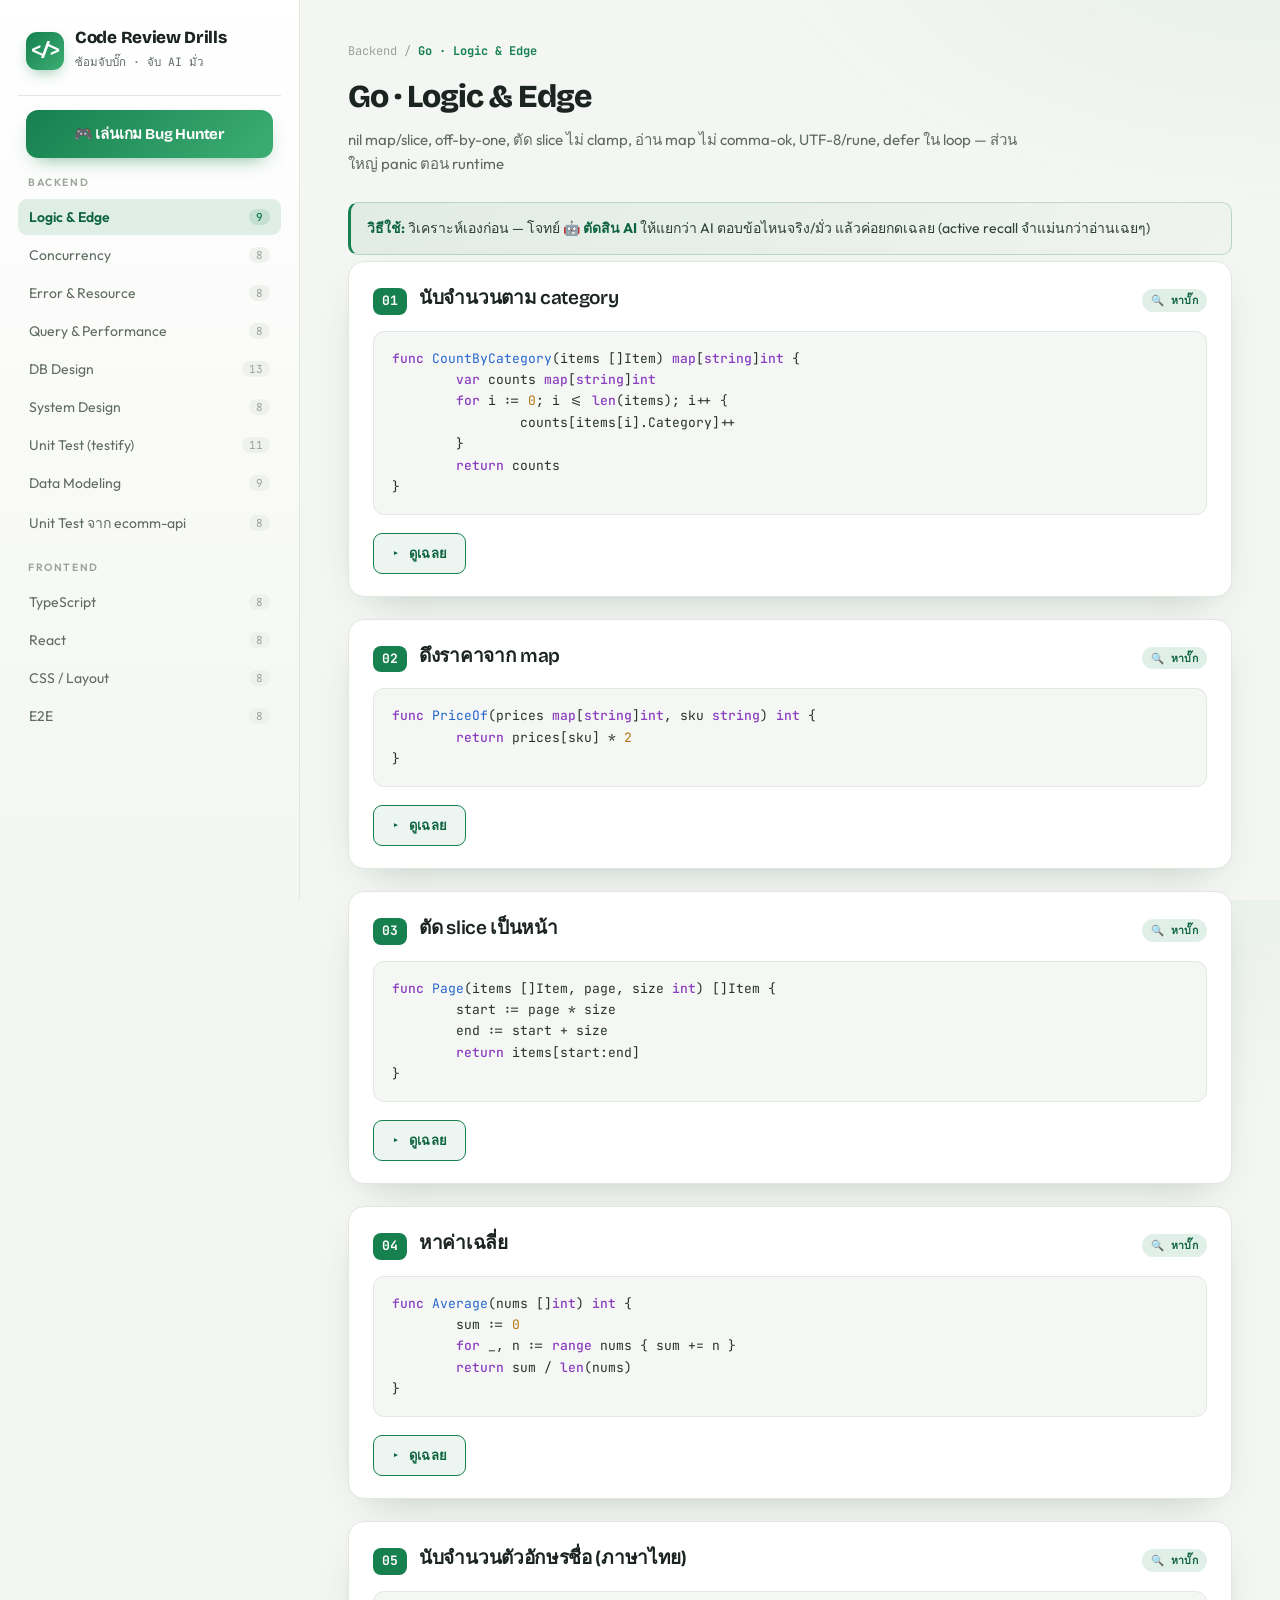
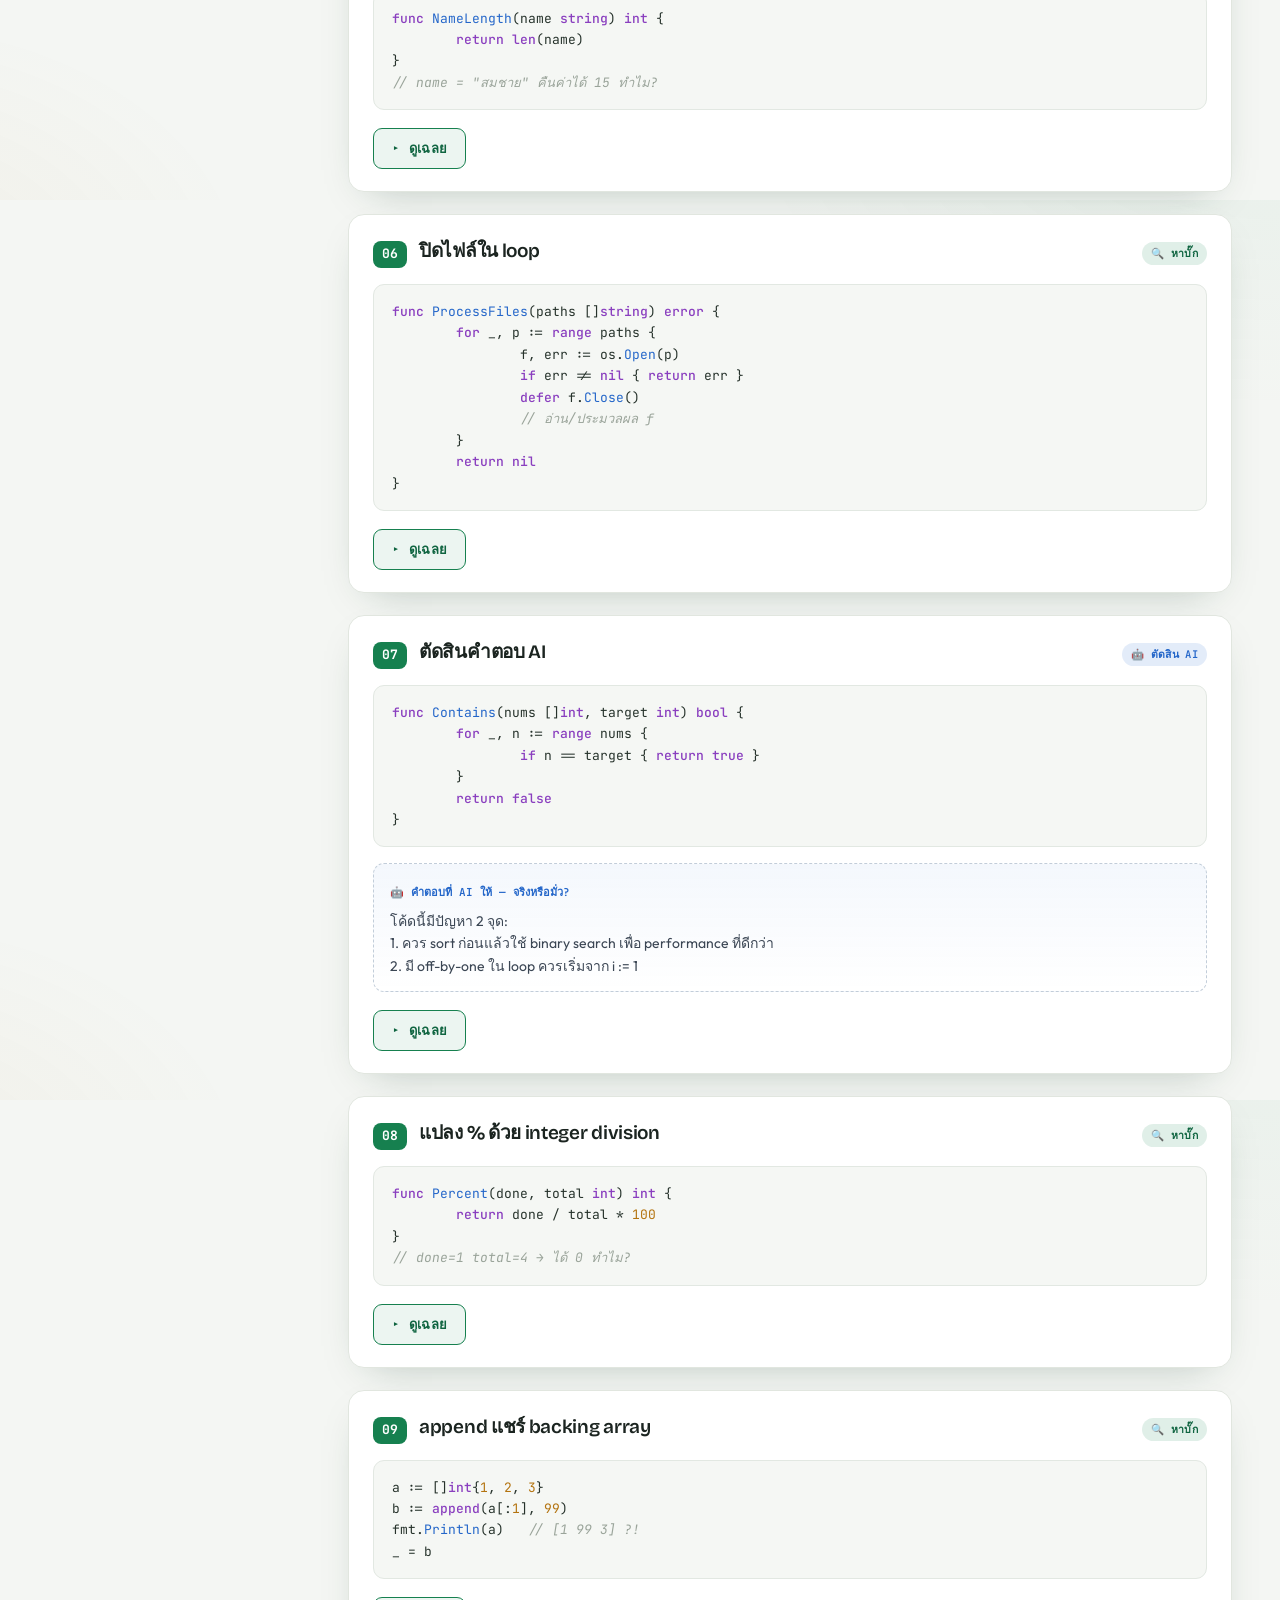
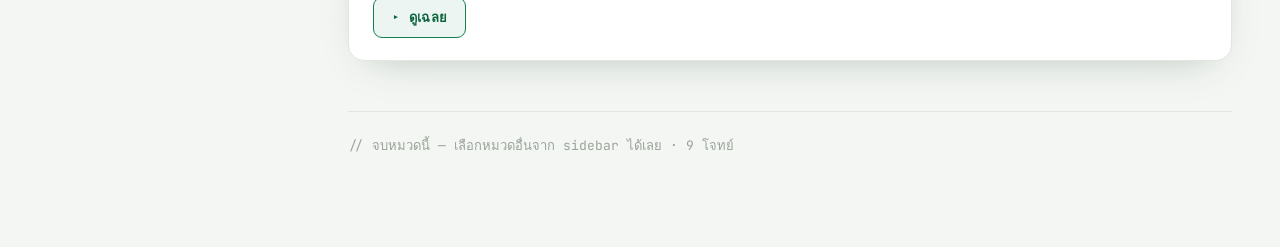
<file: index.html>
<!DOCTYPE html>
<html lang="th">
<head>
<meta charset="UTF-8">
<meta name="viewport" content="width=device-width, initial-scale=1.0">
<title>Code Review Drills — ซ้อมจับบั๊ก / จับ AI มั่ว</title>
<link rel="preconnect" href="https://fonts.googleapis.com">
<link rel="preconnect" href="https://fonts.gstatic.com" crossorigin>
<link href="https://fonts.googleapis.com/css2?family=Bricolage+Grotesque:opsz,wght@12..96,600;12..96,800&family=Outfit:wght@300;400;500;600&family=JetBrains+Mono:wght@400;500;700&display=swap" rel="stylesheet">
<link rel="stylesheet" href="styles.css">
</head>
<body>
<button class="menu-btn" id="menuBtn">☰</button>
<div class="layout">
  <aside id="sidebar">
    <div class="brand">
      <div class="logo">&lt;/&gt;</div>
      <div><h1>Code Review Drills</h1><span>ซ้อมจับบั๊ก · จับ AI มั่ว</span></div>
    </div>
    <nav id="nav"></nav>
  </aside>
  <main id="main"></main>
</div>
<script src="data.js"></script>
<script src="data/01-go-logic.js"></script>
<script src="data/02-go-concurrency.js"></script>
<script src="data/03-go-error.js"></script>
<script src="data/04-sql.js"></script>
<script src="data/05-db-design.js"></script>
<script src="data/06-system-design.js"></script>
<script src="data/07-unit-test.js"></script>
<script src="data/08-typescript.js"></script>
<script src="data/09-react.js"></script>
<script src="data/10-css.js"></script>
<script src="data/11-playwright.js"></script>
<script src="data/12-db-modeling.js"></script>
<script src="data/13-ecomm-unit-test.js"></script>
<script src="game.js"></script>
<script src="app.js"></script>
</body>
</html>
</file>
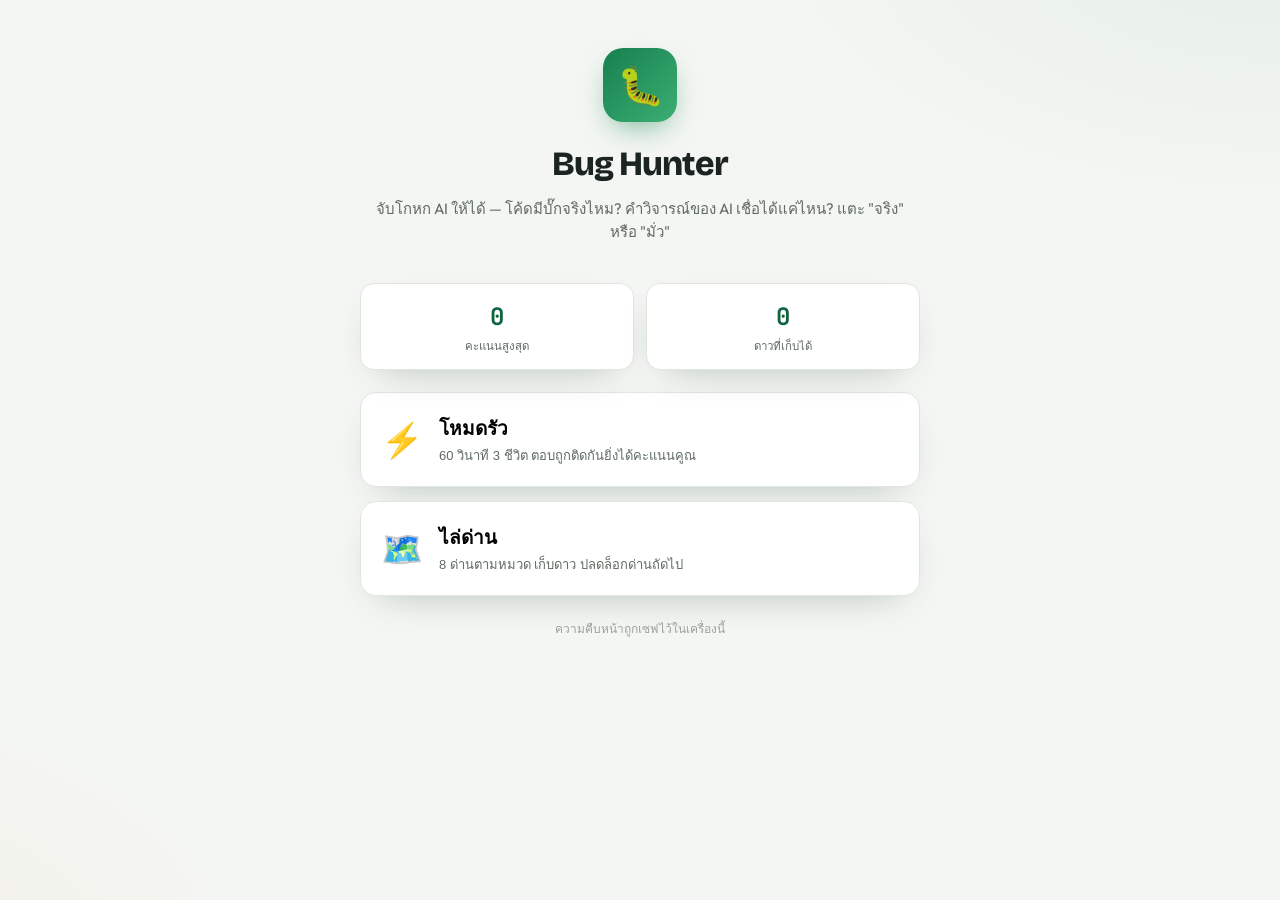
<file: example/game.html>
<!DOCTYPE html>
<html lang="th">
<head>
<meta charset="UTF-8">
<meta name="viewport" content="width=device-width, initial-scale=1.0">
<title>Bug Hunter — จับโกหก AI</title>
<link rel="preconnect" href="https://fonts.googleapis.com">
<link rel="preconnect" href="https://fonts.gstatic.com" crossorigin>
<link href="https://fonts.googleapis.com/css2?family=Bricolage+Grotesque:opsz,wght@12..96,600;12..96,800&family=Outfit:wght@300;400;500;600;700&family=JetBrains+Mono:wght@400;500;700&display=swap" rel="stylesheet">
<style>
  :root{
    --bg:#f4f6f3;--panel:#fff;--panel-2:#eef1ed;--line:#e1e6df;
    --ink:#1b2420;--muted:#5f6b62;--dim:#9aa49a;
    --accent:#16804f;--accent-dim:#0f6440;
    --real:#1f9d63;--fake:#d8742a;--wrong:#c0392b;
    --code-bg:#f5f7f4;--code-ink:#26322b;
    --shadow:0 14px 40px -22px rgba(20,60,40,.4);
  }
  *{box-sizing:border-box;margin:0;padding:0;-webkit-tap-highlight-color:transparent}
  html,body{height:100%}
  body{
    background:radial-gradient(900px 500px at 100% -10%,rgba(22,128,79,.07),transparent 60%),
      radial-gradient(700px 500px at -10% 110%,rgba(216,116,42,.06),transparent 55%),var(--bg);
    color:var(--ink);font-family:'Outfit',sans-serif;line-height:1.55;
    -webkit-font-smoothing:antialiased;min-height:100vh;
    display:flex;align-items:flex-start;justify-content:center;padding:18px;
  }
  .app{width:100%;max-width:560px}
  .screen{display:none;animation:pop .3s ease}
  .screen.on{display:block}
  @keyframes pop{from{opacity:0;transform:translateY(8px)}to{opacity:1;transform:none}}

  /* HOME */
  .hero{text-align:center;padding:30px 0 18px}
  .badge{width:74px;height:74px;border-radius:20px;margin:0 auto 16px;
    background:linear-gradient(135deg,var(--accent),#3cae73);display:grid;place-items:center;
    font-size:38px;box-shadow:0 12px 30px -10px rgba(22,128,79,.6)}
  .hero h1{font-family:'Bricolage Grotesque',sans-serif;font-weight:800;font-size:34px;letter-spacing:-1px}
  .hero p{color:var(--muted);font-size:15px;margin-top:6px;padding:0 10px}
  .stat-row{display:flex;gap:12px;margin:22px 0}
  .stat{flex:1;background:var(--panel);border:1px solid var(--line);border-radius:14px;padding:14px;text-align:center;box-shadow:var(--shadow)}
  .stat .v{font-family:'JetBrains Mono',monospace;font-weight:700;font-size:24px;color:var(--accent-dim)}
  .stat .l{font-size:11.5px;color:var(--muted);margin-top:2px}
  .mode-btn{display:flex;align-items:center;gap:16px;width:100%;text-align:left;cursor:pointer;
    background:var(--panel);border:1px solid var(--line);border-radius:16px;padding:20px;margin-bottom:14px;
    box-shadow:var(--shadow);transition:.15s}
  .mode-btn:hover{transform:translateY(-2px);border-color:var(--accent)}
  .mode-btn .ic{font-size:34px;flex-shrink:0}
  .mode-btn h3{font-family:'Bricolage Grotesque',sans-serif;font-weight:700;font-size:19px}
  .mode-btn p{font-size:13px;color:var(--muted);margin-top:2px}

  /* HUD */
  .hud{display:flex;align-items:center;justify-content:space-between;gap:10px;margin-bottom:16px}
  .hud .back{cursor:pointer;border:1px solid var(--line);background:var(--panel);border-radius:10px;
    width:40px;height:40px;font-size:18px;color:var(--muted);flex-shrink:0}
  .hud-mid{flex:1;text-align:center}
  .lives{font-size:18px;letter-spacing:2px}
  .timer{font-family:'JetBrains Mono',monospace;font-weight:700;font-size:20px;color:var(--accent-dim)}
  .timer.warn{color:var(--wrong)}
  .score-box{text-align:right;flex-shrink:0;min-width:70px}
  .score-box .s{font-family:'JetBrains Mono',monospace;font-weight:700;font-size:22px}
  .score-box .mult{font-size:11px;color:var(--fake);font-weight:600;height:14px}
  .progress{height:6px;background:var(--panel-2);border-radius:6px;overflow:hidden;margin-bottom:16px}
  .progress>div{height:100%;background:var(--accent);transition:width .3s}

  /* CARD */
  .qcard{background:var(--panel);border:1px solid var(--line);border-radius:18px;padding:20px;box-shadow:var(--shadow)}
  .chip{display:inline-block;font-family:'JetBrains Mono',monospace;font-size:11px;font-weight:600;
    color:var(--accent-dim);background:rgba(22,128,79,.12);padding:3px 10px;border-radius:20px;margin-bottom:12px}
  pre.code{background:var(--code-bg);border:1px solid #e2e8e2;border-radius:11px;padding:14px 16px;
    overflow-x:auto;font-family:'JetBrains Mono',monospace;font-size:13px;line-height:1.6;color:var(--code-ink);white-space:pre}
  .claim{margin-top:16px;padding:14px 16px;border-radius:12px;background:linear-gradient(180deg,rgba(40,110,210,.06),transparent);
    border:1px dashed #c2cdd9;font-size:15px}
  .claim .who{font-family:'JetBrains Mono',monospace;font-size:11px;color:#2466c9;font-weight:600;margin-bottom:6px}
  .claim .who::before{content:"🤖 "}
  .answers{display:flex;gap:12px;margin-top:18px}
  .ans{flex:1;cursor:pointer;border:2px solid var(--line);background:var(--panel);border-radius:14px;
    padding:16px 10px;font-family:'Bricolage Grotesque',sans-serif;font-weight:700;font-size:18px;transition:.12s}
  .ans:active{transform:scale(.97)}
  .ans.real{color:var(--real)}
  .ans.fake{color:var(--fake)}
  .ans.real:hover{border-color:var(--real);background:rgba(31,157,99,.08)}
  .ans.fake:hover{border-color:var(--fake);background:rgba(216,116,42,.08)}
  .ans.picked-correct{border-color:var(--real);background:rgba(31,157,99,.16)}
  .ans.picked-wrong{border-color:var(--wrong);background:rgba(192,57,43,.14);color:var(--wrong)}
  .ans.reveal{border-color:var(--real);background:rgba(31,157,99,.1)}
  .ans:disabled{cursor:default}

  .feedback{margin-top:16px;border-radius:12px;padding:14px 16px;font-size:14px;display:none}
  .feedback.show{display:block;animation:pop .25s}
  .feedback.ok{background:rgba(31,157,99,.12);border:1px solid rgba(31,157,99,.4)}
  .feedback.no{background:rgba(192,57,43,.1);border:1px solid rgba(192,57,43,.35)}
  .feedback .verdict{font-family:'Bricolage Grotesque',sans-serif;font-weight:700;font-size:16px;margin-bottom:4px}
  .feedback.ok .verdict{color:var(--accent-dim)}
  .feedback.no .verdict{color:var(--wrong)}
  .feedback code{font-family:'JetBrains Mono',monospace;font-size:12.5px;background:var(--code-bg);border:1px solid #e2e8e2;border-radius:5px;padding:1px 5px}
  .nextbtn{margin-top:14px;width:100%;cursor:pointer;border:none;background:var(--accent);color:#fff;
    font-family:'Bricolage Grotesque',sans-serif;font-weight:700;font-size:16px;padding:14px;border-radius:12px;display:none}
  .nextbtn.show{display:block}
  .nextbtn:active{transform:scale(.98)}
  .floater{position:fixed;top:50%;left:50%;transform:translate(-50%,-50%);font-family:'Bricolage Grotesque',sans-serif;
    font-weight:800;font-size:40px;pointer-events:none;opacity:0;z-index:99}
  .floater.go{animation:floatUp .8s ease}
  @keyframes floatUp{0%{opacity:0;transform:translate(-50%,-30%) scale(.6)}30%{opacity:1}100%{opacity:0;transform:translate(-50%,-130%) scale(1.1)}}

  /* CAMPAIGN */
  .levels{display:grid;grid-template-columns:1fr 1fr;gap:12px;margin-top:6px}
  .lvl{background:var(--panel);border:1px solid var(--line);border-radius:16px;padding:16px;cursor:pointer;
    box-shadow:var(--shadow);transition:.15s;position:relative}
  .lvl:hover{transform:translateY(-2px)}
  .lvl.locked{opacity:.5;cursor:not-allowed;filter:grayscale(.6)}
  .lvl .ic{font-size:28px}
  .lvl h4{font-family:'Bricolage Grotesque',sans-serif;font-weight:700;font-size:15px;margin-top:8px;letter-spacing:-.2px}
  .lvl .stars{margin-top:6px;font-size:15px;letter-spacing:1px;color:#e8b800}
  .lvl .lock{position:absolute;top:14px;right:14px;font-size:16px}

  /* RESULTS */
  .result{text-align:center;background:var(--panel);border:1px solid var(--line);border-radius:20px;padding:34px 24px;box-shadow:var(--shadow);margin-top:20px}
  .result .big{font-size:54px}
  .result h2{font-family:'Bricolage Grotesque',sans-serif;font-weight:800;font-size:28px;margin-top:6px}
  .result .bigscore{font-family:'JetBrains Mono',monospace;font-weight:700;font-size:46px;color:var(--accent-dim);margin:14px 0}
  .result .sub{color:var(--muted);font-size:14px}
  .result .stars-big{font-size:38px;letter-spacing:6px;color:#e8b800;margin:10px 0}
  .rbtns{display:flex;gap:12px;margin-top:24px}
  .rbtn{flex:1;cursor:pointer;border:none;border-radius:13px;padding:14px;font-family:'Bricolage Grotesque',sans-serif;font-weight:700;font-size:15px}
  .rbtn.primary{background:var(--accent);color:#fff}
  .rbtn.ghost{background:var(--panel-2);color:var(--ink);border:1px solid var(--line)}
  .tiny{text-align:center;color:var(--dim);font-size:12px;font-family:'JetBrains Mono',monospace;margin-top:24px}
</style>
</head>
<body>
<div class="app">
  <!-- HOME -->
  <section class="screen on" id="home">
    <div class="hero">
      <div class="badge">🐛</div>
      <h1>Bug Hunter</h1>
      <p>จับโกหก AI ให้ได้ — โค้ดมีบั๊กจริงไหม? คำวิจารณ์ของ AI เชื่อได้แค่ไหน? แตะ "จริง" หรือ "มั่ว"</p>
    </div>
    <div class="stat-row">
      <div class="stat"><div class="v" id="hiScore">0</div><div class="l">คะแนนสูงสุด</div></div>
      <div class="stat"><div class="v" id="totalStars">0</div><div class="l">ดาวที่เก็บได้</div></div>
    </div>
    <button class="mode-btn" onclick="startRapid()">
      <span class="ic">⚡</span>
      <div><h3>โหมดรัว</h3><p>60 วินาที 3 ชีวิต ตอบถูกติดกันยิ่งได้คะแนนคูณ</p></div>
    </button>
    <button class="mode-btn" onclick="showCampaign()">
      <span class="ic">🗺️</span>
      <div><h3>ไล่ด่าน</h3><p>8 ด่านตามหมวด เก็บดาว ปลดล็อกด่านถัดไป</p></div>
    </button>
    <p class="tiny">ความคืบหน้าถูกเซฟไว้ในเครื่องนี้</p>
  </section>

  <!-- GAME -->
  <section class="screen" id="game">
    <div class="hud">
      <button class="back" onclick="goHome()">‹</button>
      <div class="hud-mid">
        <div id="hudLives" class="lives"></div>
        <div id="hudTimer" class="timer" style="display:none"></div>
        <div id="hudLevelName" style="font-size:13px;color:var(--muted);font-family:'JetBrains Mono',monospace"></div>
      </div>
      <div class="score-box"><div class="s" id="hudScore">0</div><div class="mult" id="hudMult"></div></div>
    </div>
    <div class="progress"><div id="progBar" style="width:0%"></div></div>
    <div class="qcard">
      <span class="chip" id="qChip"></span>
      <pre class="code" id="qCode"></pre>
      <div class="claim"><div class="who">AI วิจารณ์ว่า:</div><div id="qClaim"></div></div>
      <div class="answers">
        <button class="ans real" id="btnReal" onclick="answer('real')">✓ จริง</button>
        <button class="ans fake" id="btnFake" onclick="answer('fake')">✗ มั่ว</button>
      </div>
      <div class="feedback" id="fb"><div class="verdict" id="fbVerdict"></div><div id="fbText"></div></div>
      <button class="nextbtn" id="nextBtn" onclick="next()">ต่อไป →</button>
    </div>
  </section>

  <!-- CAMPAIGN -->
  <section class="screen" id="campaign">
    <div class="hud"><button class="back" onclick="goHome()">‹</button>
      <div class="hud-mid"><div style="font-family:'Bricolage Grotesque',sans-serif;font-weight:700;font-size:18px">เลือกด่าน</div></div>
      <div style="width:40px"></div></div>
    <div class="levels" id="levelGrid"></div>
  </section>

  <!-- RESULTS -->
  <section class="screen" id="results">
    <div class="result">
      <div class="big" id="rEmoji">🎉</div>
      <h2 id="rTitle">จบเกม!</h2>
      <div class="stars-big" id="rStars" style="display:none"></div>
      <div class="bigscore" id="rScore">0</div>
      <div class="sub" id="rSub"></div>
      <div class="rbtns">
        <button class="rbtn ghost" onclick="goHome()">หน้าหลัก</button>
        <button class="rbtn primary" id="rAgain">เล่นอีก</button>
      </div>
    </div>
  </section>
</div>
<div class="floater" id="floater"></div>
<script>
// ===== ข้อมูลการ์ด: lv=ด่าน, v='real'/'fake', e=คำอธิบาย =====
const CARDS=[
// ── ด่าน 1: Go Basics ──
{lv:1,cat:"Go Basics",code:`var m map[string]int
m["a"]++`,claim:`เขียนลง map แบบนี้จะ panic เพราะเป็น nil map`,v:"real",e:`ถูก — var โดยไม่ make ได้ nil map เขียนแล้ว panic "assignment to entry in nil map" ต้อง make(map...) ก่อน`},
{lv:1,cat:"Go Basics",code:`for i := 0; i <= len(s); i++ {
\t_ = s[i]
}`,claim:`loop นี้ทำงานปกติ ไม่มีปัญหาอะไร`,v:"fake",e:`มั่ว — i <= len(s) รอบสุดท้าย s[len(s)] เกินขอบ → panic ต้องเป็น i < len(s)`},
{lv:1,cat:"Go Basics",code:`return sum / len(nums)`,claim:`ถ้า nums เป็น slice ว่าง บรรทัดนี้จะ panic หารด้วยศูนย์`,v:"real",e:`ถูก — len=0 → integer divide by zero → panic ต้องเช็ค len ก่อนหาร`},
{lv:1,cat:"Go Basics",code:`len("สมชาย")`,claim:`คืนค่า 5 เพราะนับจำนวนตัวอักษร`,v:"fake",e:`มั่ว — len(string) นับ byte ภาษาไทยตัวละ 3 byte → คืน 15 ถ้าจะนับตัวอักษรใช้ utf8.RuneCountInString`},
{lv:1,cat:"Go Basics",code:`price := prices[sku]
return price * 2`,claim:`ควรใช้ comma-ok (v, ok :=) ไม่งั้นถ้า sku ไม่มีจะได้ 0 เงียบๆ`,v:"real",e:`ถูก — อ่าน map ที่ไม่มี key คืน zero value โดยไม่มีสัญญาณ ควร v, ok := prices[sku]`},
// ── ด่าน 2: Go Concurrency ──
{lv:2,cat:"Concurrency",code:`go func() {
\tresults = append(results, p)
}()`,claim:`append เข้า slice ร่วมจากหลาย goroutine แบบนี้เกิด data race`,v:"real",e:`ถูก — append slice เดียวกันพร้อมกันคือ data race เขียนตาม index หรือใช้ mutex/channel`},
{lv:2,cat:"Concurrency",code:`for i := 0; i < len(nums); i++ {
\tsum += nums[i]
}`,claim:`loop นี้มี race condition ควรใส่ mutex`,v:"fake",e:`มั่ว — ไม่มี goroutine เลย เป็น loop ลำดับเดียว race เกิดเฉพาะตอนหลาย goroutine แตะข้อมูลร่วม`},
{lv:2,cat:"Concurrency",code:`go func() {
\twg.Add(1)
\tdefer wg.Done()
\twork()
}()`,claim:`wg.Add อยู่ในข้าง goroutine ทำให้ Wait อาจผ่านก่อนงานเสร็จ`,v:"real",e:`ถูก — Wait อาจรันก่อน Add ทัน → เห็น counter 0 → ผ่านเลย ต้อง Add ก่อน go`},
{lv:2,cat:"Concurrency",code:`var once sync.Once
once.Do(func(){ cfg = load() })`,claim:`sync.Once ไม่ thread-safe ต้องใส่ mutex เพิ่ม`,v:"fake",e:`มั่ว — sync.Once thread-safe โดยออกแบบ รับประกันรันครั้งเดียวแม้หลาย goroutine ไม่ต้องใส่ mutex`},
{lv:2,cat:"Concurrency",code:`for v := range ch {
\tprintln(v)
}
// producer ไม่ได้ close(ch)`,claim:`จะ deadlock เพราะ producer ไม่ปิด channel`,v:"real",e:`ถูก — range รอตลอดไป พอส่งครบแล้วไม่ close → block รอตัวต่อไป → deadlock`},
// ── ด่าน 3: Go Errors ──
{lv:3,cat:"Errors",code:`f, _ := os.Open(path)
data, _ := io.ReadAll(f)`,claim:`กลืน error ตอน Open ถ้าเปิดไม่ได้ f เป็น nil อาจ panic`,v:"real",e:`ถูก — เปิดไม่ได้ f=nil → ReadAll(nil) panic ต้องเช็ค err ก่อน`},
{lv:3,cat:"Errors",code:`resp, err := http.Get(url)
if err != nil { return err }
json.NewDecoder(resp.Body).Decode(&u)`,claim:`ลืม defer resp.Body.Close() จะทำให้ connection leak`,v:"real",e:`ถูก — ไม่ปิด Body → connection ไม่ถูกคืน leak สะสม`},
{lv:3,cat:"Errors",code:`row := db.QueryRow(q, id)
row.Scan(&x)`,claim:`ต้อง defer row.Close() ไม่งั้น connection leak`,v:"fake",e:`มั่ว — QueryRow คืน *sql.Row ไม่มี method Close() ใส่แล้ว compile ไม่ผ่าน Scan ปิดให้เอง (Query ที่คืน Rows ต่างหากที่ต้อง Close)`},
{lv:3,cat:"Errors",code:`if err == sql.ErrNoRows {
\treturn nil
}`,claim:`เทียบ error ด้วย == แบบนี้ปลอดภัยดีแล้ว`,v:"fake",e:`มั่ว — ถ้า error ถูก wrap (%w) ที่ไหนสักชั้น == จะ false ควรใช้ errors.Is(err, sql.ErrNoRows)`},
{lv:3,cat:"Errors",code:`n, err := strconv.Atoi(s)`,claim:`Atoi ช้ากว่า ParseInt ควรเปลี่ยนไปใช้ ParseInt`,v:"fake",e:`มั่ว — Atoi เรียก ParseInt(s,10,0) ข้างในอยู่แล้ว มันคือ wrapper ตัวเดียวกัน ไม่มีเรื่อง performance ต่างกัน`},
// ── ด่าน 4: SQL ──
{lv:4,cat:"SQL",code:`for _, u := range users {
\tdb.Query("... WHERE user_id = $1", u.ID)
}`,claim:`นี่คือ N+1 query ควรรวมเป็น query เดียวด้วย IN/ANY`,v:"real",e:`ถูก — ยิง query ต่อ user มี 100 user = 100 query รวมเป็น WHERE user_id = ANY($1) แล้ว group`},
{lv:4,cat:"SQL",code:`WHERE DATE(created_at) = '2025-05-30'`,claim:`query นี้ใช้ index บน created_at ได้เต็มที่`,v:"fake",e:`มั่ว — ฟังก์ชัน DATE() ครอบคอลัมน์ทำให้ index ใช้ไม่ได้ (non-sargable) ควรเทียบเป็น range >= ... < ...`},
{lv:4,cat:"SQL",code:`-- เดิม LEFT JOIN orders
-- AI: เปลี่ยนเป็น INNER JOIN`,claim:`เปลี่ยน LEFT เป็น INNER JOIN ได้ผลลัพธ์เหมือนเดิมแต่เร็วกว่า`,v:"fake",e:`มั่ว — เปลี่ยน join เปลี่ยนผลลัพธ์ LEFT เก็บ row ที่ไม่มีคู่ (count=0) INNER ตัดทิ้ง เป็นคนละ requirement`},
{lv:4,cat:"SQL",code:`UPDATE accounts SET bal=bal-$1 WHERE id=$2;
UPDATE accounts SET bal=bal+$1 WHERE id=$3;`,claim:`สองคำสั่งนี้ควรห่อ transaction ไม่งั้นถ้าตัวที่สองพัง เงินอาจหาย`,v:"real",e:`ถูก — ถ้าตัวแรกสำเร็จ ตัวสองพัง → เงินหักแต่ไม่เข้า ต้อง BeginTx/Commit ให้ atomic`},
{lv:4,cat:"SQL",code:`SELECT * FROM posts
ORDER BY id LIMIT 20 OFFSET 200000`,claim:`OFFSET ใหญ่ทำให้ช้า เพราะต้องสแกนทิ้งทุกแถวก่อนหน้า`,v:"real",e:`ถูก — OFFSET 200000 ต้องอ่าน+ข้าม 2 แสนแถวก่อน ควรใช้ keyset pagination (WHERE id > last_id)`},
// ── ด่าน 5: Testing ──
{lv:5,cat:"Testing",code:`u, err := svc.Get(1)
assert.NoError(t, err)
assert.Equal(t, "A", u.Name)`,claim:`ควรใช้ require.NoError ไม่งั้นถ้า err ไม่ nil บรรทัด u.Name จะ panic`,v:"real",e:`ถูก — assert ไม่หยุด ถ้า err แล้ว u อาจ nil → u.Name panic ใช้ require ตรงที่บรรทัดถัดไปต้องพึ่งพา`},
{lv:5,cat:"Testing",code:`assert.Equal(t, result, 5)`,claim:`assert ไม่ทำให้ test fail ต้องเปลี่ยนเป็น require เท่านั้น test ถึง fail`,v:"fake",e:`มั่ว — assert ทำให้ fail ปกติ (t.Fail) แค่ไม่หยุด execution ต่างจาก require ที่หยุด (t.FailNow)`},
{lv:5,cat:"Testing",code:`assert.Equal(t, result, 5)`,claim:`ลำดับ argument ควรเป็น assert.Equal(t, 5, result) คือ expected ก่อน actual`,v:"real",e:`ถูก — convention คือ (t, expected, actual) สลับแล้ว error message กลับด้าน debug งง`},
{lv:5,cat:"Testing",code:`for _, tt := range tests {
\tt.Run(tt.name, func(t *testing.T){
\t\tt.Parallel()
\t\t// ใช้ tt
\t})
}`,claim:`ต้อง capture tt (tt := tt) ก่อน ไม่งั้น parallel subtest อาจใช้ค่าสุดท้ายหมด (Go < 1.22)`,v:"real",e:`ถูก — parallel รอ loop จบก่อนรัน ถ้า Go<1.22 tt ถูกแชร์ → ค่าสุดท้ายทุกตัว ต้อง tt := tt`},
{lv:5,cat:"Testing",code:`var cache = map[int]string{}
func TestB(t){ assert.Equal(t,"a",cache[1]) } // พึ่ง TestA set ไว้`,claim:`เทสต์แชร์ global state แบบนี้เขียนถูกต้องดีแล้ว`,v:"fake",e:`มั่ว — เทสต์ต้อง isolated พึ่งลำดับ/ผลของเทสต์อื่นไม่ได้ รันแยกหรือ parallel จะ flaky`},
// ── ด่าน 6: TypeScript ──
{lv:6,cat:"TypeScript",code:`function calc(items: any[]) { ... }`,claim:`ใช้ any[] ทิ้ง type safety ควรกำหนด type ให้ชัด`,v:"real",e:`ถูก — any ปิด type check ทั้งหมด ควร items: { price: number }[] เป็นต้น`},
{lv:6,cat:"TypeScript",code:`async function get(id) {
\tconst res = fetch(url);
\treturn res.json();
}`,claim:`ลืม await fetch ทำให้ res เป็น Promise แล้ว res.json() พัง`,v:"real",e:`ถูก — fetch คืน Promise ต้อง await ก่อน (และ json() ก็ต้อง await/return อีกชั้น)`},
{lv:6,cat:"TypeScript",code:`function f(user?: {name:string}) {
\treturn user.name;
}`,claim:`user เป็น optional แต่เข้าถึง user.name โดยไม่เช็ค จะ error ถ้า undefined`,v:"real",e:`ถูก — user? อาจ undefined → user.name พัง ใช้ user?.name ?? ""`},
{lv:6,cat:"TypeScript",code:`type User = { id: number };`,claim:`ควรใช้ interface แทน type เพราะ compile เร็วกว่า`,v:"fake",e:`มั่ว — type กับ interface performance แทบไม่ต่าง เป็นเรื่อง feature/style ไม่ใช่ความเร็ว`},
{lv:6,cat:"TypeScript",code:`items.forEach(async (i) => {
\tawait save(i);
});
console.log("done");`,claim:`forEach ไม่รอ async → "done" จะพิมพ์ก่อน save เสร็จ`,v:"real",e:`ถูก — forEach ไม่สน Promise ที่ callback คืน ใช้ for...of (ทีละตัว) หรือ Promise.all`},
// ── ด่าน 7: React ──
{lv:7,cat:"React",code:`useEffect(() => {
\tfetch('/api').then(setData);
});`,claim:`ไม่มี dependency array ทำให้ fetch ทุก render กลายเป็น loop`,v:"real",e:`ถูก — ไม่ใส่ [] → รันทุก render → setData → re-render → fetch อีก ใส่ [] ให้รันครั้งเดียว`},
{lv:7,cat:"React",code:`useEffect(() => {
\tsetInterval(() => setCount(count + 1), 1000);
}, []);`,claim:`count เป็น stale closure จะค้างที่ 1 ไม่เพิ่มต่อ`,v:"real",e:`ถูก — count จับค่าตอน mount (0) ค้าง ใช้ functional update setCount(c => c+1) + clearInterval cleanup`},
{lv:7,cat:"React",code:`useEffect(() => {
\tfetchUser(userId).then(setData);
}, [userId]);`,claim:`ควรเอา userId ออกจาก dependency array เพราะทำให้ re-fetch`,v:"fake",e:`มั่ว — ต้องมี userId ใน deps เพื่อ re-fetch เมื่อ user เปลี่ยน เอาออก = บั๊ก (โชว์ข้อมูลคนเก่า)`},
{lv:7,cat:"React",code:`function Price({ amount }) {
\tconst [d, setD] = useState(amount);
\treturn <span>{d}</span>;
}`,claim:`เก็บ prop ลง state แบบนี้ ค่าจะไม่อัปเดตเมื่อ prop เปลี่ยน`,v:"real",e:`ถูก — useState(amount) ใช้แค่ค่าเริ่มต้นตอน mount พอ prop เปลี่ยน state ไม่ตามให้ derive จาก prop ตรงๆ`},
{lv:7,cat:"React",code:`const fn = useCallback(() => log(name), [name]);`,claim:`ควรห่อทุกฟังก์ชันด้วย useCallback เสมอเพื่อ performance`,v:"fake",e:`มั่ว — useCallback มีต้นทุน ใส่พร่ำเพรื่อทำให้ช้า+รก ใช้เมื่อส่งลง memoized child หรือเป็น dep ของ effect เท่านั้น`},
// ── ด่าน 8: CSS & Playwright ──
{lv:8,cat:"CSS",code:`.btn { color: blue; }
#submit { color: green; }
/* <button id=submit class=btn> */`,claim:`ปุ่มจะเป็นสีเขียว เพราะ #id specificity สูงกว่า .class ไม่เกี่ยวลำดับในไฟล์`,v:"real",e:`ถูก — id ชนะ class เสมอ ลำดับในไฟล์สำคัญเฉพาะตอน specificity เท่ากัน`},
{lv:8,cat:"CSS",code:`.container { display: flex; }
/* item ล้น → AI: ใส่ overflow:hidden */`,claim:`ใส่ overflow:hidden ที่ container แก้ปัญหา item ล้นได้อย่างสมบูรณ์`,v:"fake",e:`มั่ว — overflow:hidden แค่ซ่อนส่วนเกิน ไม่ได้แก้ ควร flex-wrap หรือ flex-shrink`},
{lv:8,cat:"CSS",code:`.tooltip { z-index: 9999; }
/* แต่ไม่ขึ้นทับ modal z-index:10 */`,claim:`อาจเป็นเพราะ parent ของ tooltip สร้าง stacking context (transform/opacity) ครอบไว้`,v:"real",e:`ถูก — z-index เทียบกันได้แค่ใน stacking context เดียวกัน parent ที่มี transform/opacity ขังลูกไว้`},
{lv:8,cat:"Playwright",code:`await page.click('#submit');
await page.waitForTimeout(3000);`,claim:`ใส่ waitForTimeout ให้ชัวร์หลัง click เป็น best practice`,v:"fake",e:`มั่ว — hard wait คือต้นเหตุ flaky (ช้าไป fail / เร็วไปเสียเวลา) ใช้ web-first assertion ที่ auto-wait แทน`},
{lv:8,cat:"Playwright",code:`await expect(page.locator('.toast')).toBeVisible();`,claim:`ต้องใส่ waitForSelector ก่อน ไม่งั้น locator หา element ไม่เจอ`,v:"fake",e:`มั่ว — toBeVisible auto-wait/retry ในตัวอยู่แล้ว รอจน element โผล่เอง ใส่ waitForSelector เพิ่ม = ซ้ำซ้อน`},
];
const LEVELS=[
 {n:1,ic:"🌱",name:"Go Basics"},{n:2,ic:"🔀",name:"Concurrency"},
 {n:3,ic:"⚠️",name:"Errors"},{n:4,ic:"🗄️",name:"SQL"},
 {n:5,ic:"🧪",name:"Testing"},{n:6,ic:"🟦",name:"TypeScript"},
 {n:7,ic:"⚛️",name:"React"},{n:8,ic:"🎨",name:"CSS & E2E"},
];
// ===== state & storage =====
const SK='bughunter_v1';
function load(){try{return JSON.parse(localStorage.getItem(SK))||{}}catch(e){return {}}}
function save(d){try{localStorage.setItem(SK,JSON.stringify(d))}catch(e){}}
let store=load(); // {hi:0, stars:{1:3,...}}
if(!store.stars)store.stars={};

const $=id=>document.getElementById(id);
function show(scr){document.querySelectorAll('.screen').forEach(s=>s.classList.remove('on'));$(scr).classList.add('on')}
function esc(s){return s.replace(/&/g,'&amp;').replace(/</g,'&lt;').replace(/>/g,'&gt;')}
function fmtE(s){return esc(s).replace(/`([^`]+?)`/g,'<code>$1</code>')}
function shuffle(a){a=a.slice();for(let i=a.length-1;i>0;i--){const j=Math.floor(Math.random()*(i+1));[a[i],a[j]]=[a[j],a[i]]}return a}

let mode,queue,idx,score,lives,streak,timeLeft,timerId,levelNum,correctCount;

function refreshHome(){
  $('hiScore').textContent=store.hi||0;
  let ts=0;Object.values(store.stars).forEach(v=>ts+=v);
  $('totalStars').textContent=ts;
}

// ===== RAPID =====
function startRapid(){
  mode='rapid';queue=shuffle(CARDS);idx=0;score=0;lives=3;streak=0;timeLeft=60;correctCount=0;
  $('hudTimer').style.display='';$('hudLevelName').textContent='';
  show('game');tick();timerId=setInterval(tick,1000);renderCard();
}
function tick(){
  $('hudTimer').textContent='⏱ '+timeLeft+'s';
  $('hudTimer').classList.toggle('warn',timeLeft<=10);
  if(timeLeft<=0){endGame();return}
  timeLeft--;
}

// ===== CAMPAIGN =====
function showCampaign(){
  const g=$('levelGrid');g.innerHTML='';
  LEVELS.forEach((L,i)=>{
    const unlocked = i===0 || (store.stars[LEVELS[i-1].n]>0);
    const st=store.stars[L.n]||0;
    const stars = unlocked ? '★★★☆☆☆'.slice(3-st,6-st).padEnd(3,'☆').slice(0,3):'';
    const d=document.createElement('div');
    d.className='lvl'+(unlocked?'':' locked');
    d.innerHTML=`<div class="ic">${L.ic}</div><h4>ด่าน ${L.n}<br>${L.name}</h4>`+
      (unlocked?`<div class="stars">${'★'.repeat(st)}${'☆'.repeat(3-st)}</div>`:`<div class="lock">🔒</div>`);
    if(unlocked)d.onclick=()=>startLevel(L.n);
    g.appendChild(d);
  });
  show('campaign');
}
function startLevel(n){
  mode='campaign';levelNum=n;
  queue=shuffle(CARDS.filter(c=>c.lv===n));idx=0;score=0;lives=99;streak=0;correctCount=0;
  $('hudTimer').style.display='none';
  $('hudLevelName').textContent='ด่าน '+n+' · '+LEVELS[n-1].name;
  show('game');renderCard();
}

// ===== shared card =====
function renderCard(){
  const c=queue[idx];
  $('hudScore').textContent=score;
  $('hudMult').textContent = streak>=3 ? '🔥 ×'+multiplier() : '';
  $('hudLives').textContent = mode==='rapid' ? '❤️'.repeat(lives)+'🖤'.repeat(3-lives) : '';
  $('progBar').style.width = Math.round(idx/queue.length*100)+'%';
  $('qChip').textContent=c.cat;
  $('qCode').textContent=c.code;
  $('qClaim').innerHTML=fmtE(c.claim);
  $('fb').className='feedback';$('nextBtn').className='nextbtn';
  ['btnReal','btnFake'].forEach(b=>{$(b).className=$(b).id==='btnReal'?'ans real':'ans fake';$(b).disabled=false});
}
function multiplier(){return Math.min(1+Math.floor(streak/3),5)}

function answer(pick){
  const c=queue[idx];const correct=pick===c.v;
  $('btnReal').disabled=true;$('btnFake').disabled=true;
  const pickedBtn = pick==='real'?$('btnReal'):$('btnFake');
  const otherBtn  = pick==='real'?$('btnFake'):$('btnReal');
  if(correct){
    pickedBtn.classList.add('picked-correct');
    const gain=100*multiplier();score+=gain;streak++;correctCount++;
    floatText('+'+gain,'#1f9d63');
  }else{
    pickedBtn.classList.add('picked-wrong');
    otherBtn.classList.add('reveal');
    streak=0;
    if(mode==='rapid'){lives--;floatText('−1 ❤️','#c0392b')}
  }
  // feedback
  const fb=$('fb');fb.className='feedback show '+(correct?'ok':'no');
  $('fbVerdict').textContent = (c.v==='real'?'✓ จริง':'✗ มั่ว') + (correct?' — ถูกต้อง!':' — พลาด');
  $('fbText').innerHTML=fmtE(c.e);
  $('hudScore').textContent=score;
  $('hudMult').textContent = streak>=3 ? '🔥 ×'+multiplier() : '';
  $('hudLives').textContent = mode==='rapid' ? '❤️'.repeat(Math.max(0,lives))+'🖤'.repeat(3-Math.max(0,lives)) : '';
  if(mode==='rapid' && lives<=0){setTimeout(endGame,900);return}
  $('nextBtn').className='nextbtn show';
  $('nextBtn').textContent = (idx+1>=queue.length)?'ดูผล →':'ต่อไป →';
}
function next(){
  idx++;
  if(idx>=queue.length){endGame();return}
  renderCard();
}
function floatText(txt,col){
  const f=$('floater');f.textContent=txt;f.style.color=col;f.className='floater';
  void f.offsetWidth;f.className='floater go';
}

// ===== results =====
function endGame(){
  clearInterval(timerId);
  const total=mode==='rapid'?idx+ (lives<=0?1:0):queue.length;
  if(mode==='rapid'){
    if(score>(store.hi||0)){store.hi=score;save(store)}
    $('rEmoji').textContent = score>=(store.hi||0)&&score>0?'🏆':'⚡';
    $('rTitle').textContent = lives<=0?'หมดชีวิต!':'หมดเวลา!';
    $('rStars').style.display='none';
    $('rScore').textContent=score;
    $('rSub').textContent=`ตอบถูก ${correctCount} ข้อ · best ${store.hi||0}`;
    $('rAgain').textContent='เล่นอีก';$('rAgain').onclick=startRapid;
  }else{
    const n=queue.length;const st = correctCount>=n?3 : correctCount>=n-1?2 : correctCount>=Math.ceil(n*0.6)?1:0;
    if(st>(store.stars[levelNum]||0)){store.stars[levelNum]=st;save(store)}
    $('rEmoji').textContent = st===3?'🌟':st>0?'🎉':'😵';
    $('rTitle').textContent = st>0?'ผ่านด่าน '+levelNum+'!':'ยังไม่ผ่าน';
    $('rStars').style.display='';$('rStars').textContent='★'.repeat(st)+'☆'.repeat(3-st);
    $('rScore').textContent=correctCount+'/'+n;
    $('rSub').textContent = st>0?(LEVELS[levelNum] && levelNum<8?'ปลดล็อกด่านถัดไปแล้ว!':'เก่งมาก!'):'ตอบถูกอย่างน้อย '+Math.ceil(n*0.6)+' ข้อเพื่อผ่าน';
    $('rAgain').textContent = st>0&&levelNum<8?'ด่านต่อไป →':'เล่นด่านนี้อีก';
    $('rAgain').onclick = (st>0&&levelNum<8)?()=>startLevel(levelNum+1):()=>startLevel(levelNum);
  }
  refreshHome();show('results');
}
function goHome(){clearInterval(timerId);refreshHome();show('home')}
refreshHome();
</script>
</body>
</html>
</file>
<file: styles.css>
:root{
    --bg:#f4f6f3;
    --panel:#ffffff;
    --panel-2:#eef1ed;
    --line:#e1e6df;
    --ink:#1b2420;
    --muted:#5f6b62;
    --dim:#9aa49a;
    --accent:#16804f;
    --accent-dim:#0f6440;
    --real:#c0392b;
    --fake:#b3730f;
    --code-bg:#f5f7f4;
    --code-ink:#26322b;
    --shadow:0 14px 40px -22px rgba(20,60,40,.35);
  }
  *{box-sizing:border-box;margin:0;padding:0}
  html,body{height:100%}
  body{
    background:
      radial-gradient(900px 500px at 100% -10%, rgba(22,128,79,.06), transparent 60%),
      radial-gradient(700px 500px at -10% 110%, rgba(179,115,15,.05), transparent 55%),
      var(--bg);
    color:var(--ink);
    font-family:'Outfit',sans-serif;font-weight:400;line-height:1.6;
    -webkit-font-smoothing:antialiased;
  }
  .layout{display:grid;grid-template-columns:300px minmax(0,1fr);min-height:100vh}

  aside{
    position:sticky;top:0;height:100vh;overflow-y:auto;
    background:linear-gradient(180deg,#ffffff,#f3f6f1);
    border-right:1px solid var(--line);padding:28px 18px 40px;
  }
  .brand{display:flex;align-items:center;gap:11px;padding:0 8px 22px;border-bottom:1px solid var(--line);margin-bottom:14px}
  .logo{
    width:38px;height:38px;border-radius:11px;flex-shrink:0;
    background:linear-gradient(135deg,var(--accent),#3cae73);
    display:grid;place-items:center;color:#fff;font-weight:800;
    font-family:'JetBrains Mono',monospace;font-size:18px;
    box-shadow:0 6px 16px -6px rgba(22,128,79,.6);
  }
  .brand h1{font-family:'Bricolage Grotesque',sans-serif;font-weight:800;font-size:17px;letter-spacing:-.3px;line-height:1.15}
  .brand span{font-size:11.5px;color:var(--muted);font-family:'JetBrains Mono',monospace}
  .navgroup{margin-top:16px}
  .navgroup>p{font-size:10.5px;letter-spacing:1.6px;text-transform:uppercase;color:var(--dim);padding:0 10px 8px;font-weight:600}
  .navitem{
    display:flex;align-items:center;justify-content:space-between;gap:8px;
    width:100%;text-align:left;cursor:pointer;border:none;background:transparent;
    color:var(--muted);font-family:'Outfit',sans-serif;font-size:14px;
    padding:9px 11px;border-radius:9px;transition:.15s;margin-bottom:2px;
  }
  .navitem:hover{background:var(--panel-2);color:var(--ink)}
  .navitem.active{background:rgba(22,128,79,.12);color:var(--accent-dim);font-weight:600}
  .navitem .ct{font-family:'JetBrains Mono',monospace;font-size:11px;color:var(--dim);background:var(--panel-2);padding:1px 7px;border-radius:20px}
  .navitem.active .ct{color:var(--accent);background:rgba(22,128,79,.13)}

  main{padding:42px 48px 90px;max-width:1000px}
  .crumb{font-family:'JetBrains Mono',monospace;font-size:12px;color:var(--dim);margin-bottom:10px}
  .crumb b{color:var(--accent)}
  h2.section{font-family:'Bricolage Grotesque',sans-serif;font-weight:800;font-size:32px;letter-spacing:-1px;margin-bottom:6px}
  .section-desc{color:var(--muted);font-size:15px;margin-bottom:26px;max-width:680px}

  .card{
    background:var(--panel);border:1px solid var(--line);border-radius:16px;
    padding:24px 24px 22px;margin-bottom:22px;box-shadow:var(--shadow);
  }
  .card-head{display:flex;align-items:flex-start;gap:12px;margin-bottom:16px}
  .qnum{
    font-family:'JetBrains Mono',monospace;font-weight:700;font-size:13px;color:#fff;
    background:var(--accent);border-radius:8px;padding:3px 9px;flex-shrink:0;margin-top:2px;
  }
  .card-head h3{font-family:'Bricolage Grotesque',sans-serif;font-weight:600;font-size:19px;letter-spacing:-.3px;line-height:1.3;flex:1}
  .tag{font-family:'JetBrains Mono',monospace;font-size:10.5px;font-weight:600;padding:3px 9px;border-radius:20px;letter-spacing:.3px;white-space:nowrap;margin-top:3px}
  .tag.find{background:rgba(22,128,79,.13);color:var(--accent-dim)}
  .tag.judge{background:rgba(40,110,210,.13);color:#2466c9}
  .tag.concept{background:rgba(150,80,200,.13);color:#8a3fbf}

  pre.code{
    background:var(--code-bg);border:1px solid #e2e8e2;border-radius:11px;
    padding:16px 18px;overflow-x:auto;margin:4px 0 0;
    font-family:'JetBrains Mono',monospace;font-size:13px;line-height:1.65;color:var(--code-ink);white-space:pre;
  }
  .ai-block{
    margin-top:16px;border:1px dashed #c2cdd9;border-radius:11px;
    background:linear-gradient(180deg,rgba(40,110,210,.05),transparent);padding:14px 16px;
  }
  .ai-block .ai-label{display:inline-flex;align-items:center;gap:7px;font-family:'JetBrains Mono',monospace;font-size:11px;color:#2466c9;margin-bottom:8px;font-weight:600}
  .ai-block .ai-label::before{content:"🤖"}
  .ai-block .ai-text{font-size:14px;color:#3b4654;white-space:pre-wrap}

  .reveal-btn{
    margin-top:18px;cursor:pointer;border:1px solid var(--accent);
    background:rgba(22,128,79,.08);color:var(--accent-dim);
    font-family:'JetBrains Mono',monospace;font-size:13px;font-weight:600;
    padding:9px 18px;border-radius:9px;transition:.15s;letter-spacing:.3px;
  }
  .reveal-btn:hover{background:rgba(22,128,79,.16)}
  .answer{margin-top:16px;border-top:1px solid var(--line);padding-top:18px;display:none;animation:fade .25s ease}
  .answer.show{display:block}
  @keyframes fade{from{opacity:0;transform:translateY(-4px)}to{opacity:1;transform:none}}
  .answer h4{font-family:'Bricolage Grotesque',sans-serif;font-weight:600;font-size:14px;color:var(--accent-dim);margin-bottom:10px;letter-spacing:.3px}
  .answer p{font-size:14.5px;color:#33403a;margin-bottom:10px}
  .answer strong{color:#0d1512;font-weight:600}
  .answer code{font-family:'JetBrains Mono',monospace;font-size:12.5px;background:var(--code-bg);border:1px solid #e2e8e2;border-radius:5px;padding:1px 6px;color:var(--code-ink)}
  .verdict{display:inline-block;font-family:'JetBrains Mono',monospace;font-size:11px;font-weight:700;padding:2px 8px;border-radius:6px;margin-right:4px}
  .v-real{background:rgba(192,57,43,.13);color:var(--real)}
  .v-fake{background:rgba(179,115,15,.14);color:var(--fake)}
  .answer pre.code{margin-top:12px}
  pre.code .c-kw{color:#8a3fbf;font-weight:500}
  pre.code .c-str{color:#1a7f4b}
  pre.code .c-num{color:#b3730f}
  pre.code .c-cmt{color:#9aa49a;font-style:italic}
  pre.code .c-fn{color:#2466c9}
  .concept-note{margin-top:14px;background:rgba(40,110,210,.05);border:1px solid rgba(40,110,210,.18);border-left:3px solid #2466c9;border-radius:10px;padding:12px 15px}
  .cn-label{display:inline-block;font-family:'JetBrains Mono',monospace;font-size:11px;color:#2466c9;font-weight:600;margin-bottom:6px;letter-spacing:.3px}
  .concept-note p{font-size:14px;color:#33403a;margin:0 0 8px}
  .concept-note p:last-child{margin-bottom:0}
  .atable{border-collapse:collapse;width:100%;margin:12px 0 4px;font-size:13px;border:1px solid var(--line);border-radius:10px;overflow:hidden}
  .atable th,.atable td{text-align:left;padding:8px 12px;border-bottom:1px solid var(--line);vertical-align:top}
  .atable th{background:var(--panel-2);font-family:'JetBrains Mono',monospace;font-size:11.5px;font-weight:600;color:var(--muted);letter-spacing:.3px}
  .atable tr:last-child td,.atable tbody tr:last-child td{border-bottom:none}
  .atable td{color:#33403a}
  .atable code{font-size:12px}

  .tip{
    background:linear-gradient(135deg,rgba(22,128,79,.08),rgba(22,128,79,.02));
    border:1px solid rgba(22,128,79,.22);border-left:3px solid var(--accent);
    border-radius:10px;padding:14px 16px;margin:22px 0 6px;font-size:14px;color:#2c4034;
  }
  .tip b{color:var(--accent-dim)}
  .foot{margin-top:50px;padding-top:24px;border-top:1px solid var(--line);color:var(--dim);font-size:13px;font-family:'JetBrains Mono',monospace}

  .menu-btn{display:none}
  @media(max-width:860px){
    .layout{grid-template-columns:minmax(0,1fr)}
    aside{position:fixed;z-index:50;width:288px;left:-310px;transition:.25s;box-shadow:var(--shadow)}
    aside.open{left:0}
    main{padding:74px 20px 70px}
    .menu-btn{display:grid;place-items:center;position:fixed;top:14px;left:14px;z-index:60;width:44px;height:44px;border-radius:11px;border:1px solid var(--line);background:var(--panel);color:var(--accent-dim);font-size:20px;cursor:pointer;box-shadow:var(--shadow)}
    h2.section{font-size:25px}
  }
  @media(max-width:480px){
    main{padding:68px 14px 60px}
    h2.section{font-size:21px}
    .section-desc{font-size:14px}
    pre.code{font-size:12px;padding:13px 14px}
    .card{padding:16px 14px}
    .card-head h3{font-size:15px}
  }
  ::-webkit-scrollbar{width:10px;height:10px}
  ::-webkit-scrollbar-thumb{background:#d3dad2;border-radius:8px}
  ::-webkit-scrollbar-track{background:transparent}

  /* ======== Bug Hunter game ======== */
  .play-btn{display:block;width:calc(100% - 16px);margin:4px 8px 6px;cursor:pointer;
    border:none;border-radius:12px;padding:12px 14px;
    background:linear-gradient(135deg,var(--accent),#3cae73);color:#fff;
    font-family:'Bricolage Grotesque',sans-serif;font-weight:700;font-size:15px;letter-spacing:-.2px;
    box-shadow:0 8px 20px -10px rgba(22,128,79,.7);transition:.15s}
  .play-btn:hover{transform:translateY(-1px);box-shadow:0 12px 26px -10px rgba(22,128,79,.85)}

  .gamewrap{--g-real:#1f9d63;--g-fake:#d8742a;--g-wrong:#c0392b;max-width:560px;margin:0 auto}
  .gamewrap .screen{display:none;animation:gpop .3s ease}
  .gamewrap .screen.on{display:block}
  @keyframes gpop{from{opacity:0;transform:translateY(8px)}to{opacity:1;transform:none}}

  .hero{text-align:center;padding:14px 0 18px}
  .g-badge{width:74px;height:74px;border-radius:20px;margin:0 auto 16px;background:linear-gradient(135deg,var(--accent),#3cae73);
    display:grid;place-items:center;font-size:38px;box-shadow:0 12px 30px -10px rgba(22,128,79,.6)}
  .hero h1{font-family:'Bricolage Grotesque',sans-serif;font-weight:800;font-size:34px;letter-spacing:-1px}
  .hero p{color:var(--muted);font-size:14.5px;margin-top:6px;padding:0 6px}
  .hero p b{color:var(--accent-dim)}
  .g-statrow{display:flex;gap:12px;margin:22px 0}
  .g-stat{flex:1;background:var(--panel);border:1px solid var(--line);border-radius:14px;padding:14px;text-align:center;box-shadow:var(--shadow)}
  .g-stat .v{font-family:'JetBrains Mono',monospace;font-weight:700;font-size:24px;color:var(--accent-dim)}
  .g-stat .l{font-size:11.5px;color:var(--muted);margin-top:2px}
  .mode-btn{display:flex;align-items:center;gap:16px;width:100%;text-align:left;cursor:pointer;
    background:var(--panel);border:1px solid var(--line);border-radius:16px;padding:20px;margin-bottom:14px;box-shadow:var(--shadow);transition:.15s}
  .mode-btn:hover{transform:translateY(-2px);border-color:var(--accent)}
  .mode-btn .ic{font-size:34px;flex-shrink:0}
  .mode-btn h3{font-family:'Bricolage Grotesque',sans-serif;font-weight:700;font-size:19px}
  .mode-btn p{font-size:13px;color:var(--muted);margin-top:2px}
  .g-tiny{text-align:center;color:var(--dim);font-size:12px;font-family:'JetBrains Mono',monospace;margin-top:18px}

  .g-hud{display:flex;align-items:center;justify-content:space-between;gap:10px;margin-bottom:16px}
  .g-back{cursor:pointer;border:1px solid var(--line);background:var(--panel);border-radius:10px;width:40px;height:40px;font-size:18px;color:var(--muted);flex-shrink:0}
  .g-back:hover{color:var(--ink);border-color:var(--accent)}
  .g-hudmid{flex:1;text-align:center}
  .g-lives{font-size:18px;letter-spacing:2px}
  .g-timer{font-family:'JetBrains Mono',monospace;font-weight:700;font-size:20px;color:var(--accent-dim)}
  .g-timer.warn{color:var(--g-wrong)}
  .g-lvname{font-size:13px;color:var(--muted);font-family:'JetBrains Mono',monospace}
  .g-scorebox{text-align:right;flex-shrink:0;min-width:70px}
  .g-scorebox .s{font-family:'JetBrains Mono',monospace;font-weight:700;font-size:22px;color:var(--ink)}
  .g-scorebox .mult{font-size:11px;color:var(--g-fake);font-weight:600;height:14px}
  .g-progress{height:6px;background:var(--panel-2);border-radius:6px;overflow:hidden;margin-bottom:16px}
  .g-progress>div{height:100%;background:var(--accent);transition:width .3s}

  .qcard{background:var(--panel);border:1px solid var(--line);border-radius:18px;padding:20px;box-shadow:var(--shadow)}
  .g-chip{display:inline-block;font-family:'JetBrains Mono',monospace;font-size:11px;font-weight:600;color:var(--accent-dim);
    background:rgba(22,128,79,.12);padding:3px 10px;border-radius:20px;margin-bottom:12px}
  .claim{margin-top:16px;padding:14px 16px;border-radius:12px;background:linear-gradient(180deg,rgba(40,110,210,.06),transparent);border:1px dashed #c2cdd9;font-size:15px;color:#33403a}
  .claim .who{font-family:'JetBrains Mono',monospace;font-size:11px;color:#2466c9;font-weight:600;margin-bottom:6px}
  .claim .who::before{content:"🤖 "}
  .claim code{font-family:'JetBrains Mono',monospace;font-size:12.5px;background:var(--code-bg);border:1px solid #e2e8e2;border-radius:5px;padding:1px 5px}
  .answers{display:flex;gap:12px;margin-top:18px}
  .ans{flex:1;cursor:pointer;border:2px solid var(--line);background:var(--panel);border-radius:14px;padding:16px 10px;
    font-family:'Bricolage Grotesque',sans-serif;font-weight:700;font-size:18px;transition:.12s}
  .ans:active{transform:scale(.97)}
  .ans.real{color:var(--g-real)}
  .ans.fake{color:var(--g-fake)}
  .ans.real:hover{border-color:var(--g-real);background:rgba(31,157,99,.08)}
  .ans.fake:hover{border-color:var(--g-fake);background:rgba(216,116,42,.08)}
  .ans.picked-correct{border-color:var(--g-real);background:rgba(31,157,99,.16)}
  .ans.picked-wrong{border-color:var(--g-wrong);background:rgba(192,57,43,.14);color:var(--g-wrong)}
  .ans.reveal{border-color:var(--g-real);background:rgba(31,157,99,.1)}
  .ans:disabled{cursor:default}
  .feedback{margin-top:16px;border-radius:12px;padding:14px 16px;font-size:14px;display:none;color:#33403a}
  .feedback.show{display:block;animation:gpop .25s}
  .feedback.ok{background:rgba(31,157,99,.12);border:1px solid rgba(31,157,99,.4)}
  .feedback.no{background:rgba(192,57,43,.1);border:1px solid rgba(192,57,43,.35)}
  .g-verdict{font-family:'Bricolage Grotesque',sans-serif;font-weight:700;font-size:16px;margin-bottom:4px}
  .feedback.ok .g-verdict{color:var(--accent-dim)}
  .feedback.no .g-verdict{color:var(--g-wrong)}
  .feedback code{font-family:'JetBrains Mono',monospace;font-size:12.5px;background:var(--code-bg);border:1px solid #e2e8e2;border-radius:5px;padding:1px 5px}
  .nextbtn{margin-top:14px;width:100%;cursor:pointer;border:none;background:var(--accent);color:#fff;
    font-family:'Bricolage Grotesque',sans-serif;font-weight:700;font-size:16px;padding:14px;border-radius:12px;display:none}
  .nextbtn.show{display:block}
  .nextbtn:active{transform:scale(.98)}

  .floater{position:fixed;top:50%;left:50%;transform:translate(-50%,-50%);font-family:'Bricolage Grotesque',sans-serif;
    font-weight:800;font-size:40px;pointer-events:none;opacity:0;z-index:99}
  .floater.go{animation:gfloat .8s ease}
  @keyframes gfloat{0%{opacity:0;transform:translate(-50%,-30%) scale(.6)}30%{opacity:1}100%{opacity:0;transform:translate(-50%,-130%) scale(1.1)}}

  .levels{display:grid;grid-template-columns:1fr 1fr;gap:12px;margin-top:6px}
  .lvl{background:var(--panel);border:1px solid var(--line);border-radius:16px;padding:16px;cursor:pointer;box-shadow:var(--shadow);transition:.15s;position:relative}
  .lvl:hover{transform:translateY(-2px)}
  .lvl.locked{opacity:.5;cursor:not-allowed;filter:grayscale(.6)}
  .lvl .ic{font-size:28px}
  .lvl h4{font-family:'Bricolage Grotesque',sans-serif;font-weight:700;font-size:15px;margin-top:8px;letter-spacing:-.2px}
  .lvl .stars{margin-top:6px;font-size:15px;letter-spacing:1px;color:#e8b800}
  .lvl .lock{position:absolute;top:14px;right:14px;font-size:16px}

  .result{text-align:center;background:var(--panel);border:1px solid var(--line);border-radius:20px;padding:34px 24px;box-shadow:var(--shadow);margin-top:20px}
  .result .big{font-size:54px}
  .result h2{font-family:'Bricolage Grotesque',sans-serif;font-weight:800;font-size:28px;margin-top:6px}
  .result .bigscore{font-family:'JetBrains Mono',monospace;font-weight:700;font-size:46px;color:var(--accent-dim);margin:14px 0}
  .result .sub{color:var(--muted);font-size:14px}
  .stars-big{font-size:38px;letter-spacing:6px;color:#e8b800;margin:10px 0}
  .rbtns{display:flex;gap:12px;margin-top:24px}
  .rbtn{flex:1;cursor:pointer;border:none;border-radius:13px;padding:14px;font-family:'Bricolage Grotesque',sans-serif;font-weight:700;font-size:15px}
  .rbtn.primary{background:var(--accent);color:#fff}
  .rbtn.ghost{background:var(--panel-2);color:var(--ink);border:1px solid var(--line)}

  @media(max-width:480px){
    .hero h1{font-size:28px}
    .answers{gap:8px}.ans{font-size:16px;padding:14px 8px}
  }
</file>
